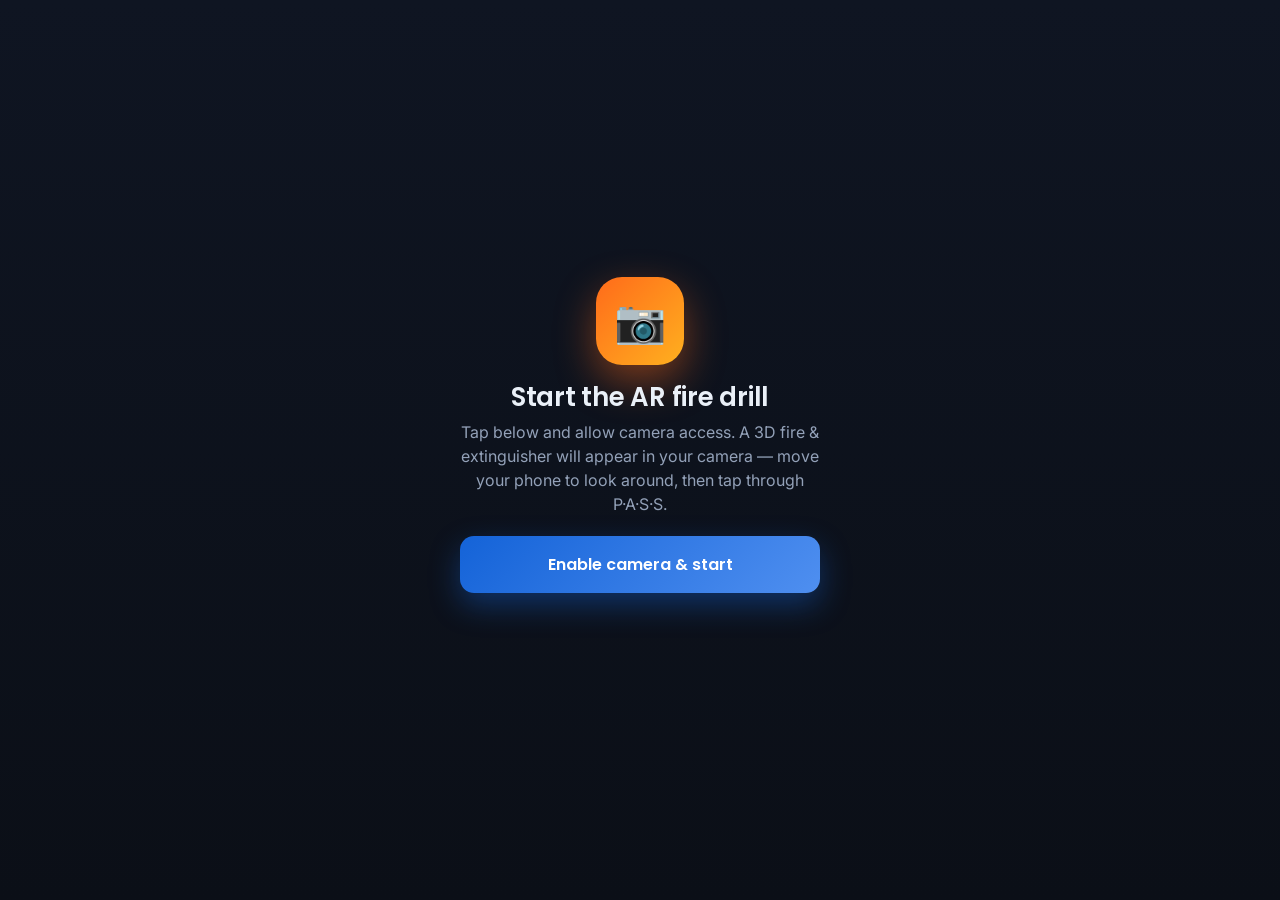
<file: demo/webapp/ar.html>
<!DOCTYPE html>
<html lang="en">
<head>
<meta charset="utf-8" />
<meta name="viewport" content="width=device-width, initial-scale=1, viewport-fit=cover, maximum-scale=1, user-scalable=no" />
<meta name="theme-color" content="#000000" />
<title>KhaanAsAR — AR Fire Drill</title>
<link href="https://fonts.googleapis.com/css2?family=Inter:wght@400;500;600&family=Poppins:wght@600;700&display=swap" rel="stylesheet" />
<link rel="stylesheet" href="assets/app.css" />
<!-- A-Frame only (no AR.js): we composite 3D over a live getUserMedia camera feed.
     This is far more reliable than marker tracking and needs no printed marker. -->
<script src="https://aframe.io/releases/1.5.0/aframe.min.js"></script>
<script src="assets/ar-components.js"></script>
<style>
  html,body{background:#000;height:100%;overflow:hidden}
  /* live camera feed sits behind everything */
  #cam{position:fixed;inset:0;width:100vw;height:100dvh;object-fit:cover;z-index:0;background:#000}
  /* transparent A-Frame canvas on top of the camera */
  a-scene,.a-canvas{position:fixed !important;inset:0;width:100vw !important;height:100dvh !important;
    z-index:1;background:transparent !important}
  .a-enter-vr,.a-enter-ar,.a-orientation-modal{display:none !important}

  /* ---------- HUD ---------- */
  .hud{position:fixed;inset:0;z-index:10;pointer-events:none;color:#fff;
    font-family:var(--font);display:flex;flex-direction:column;justify-content:space-between}
  .hud .top,.hud .bottom{pointer-events:auto}
  .topbar{display:flex;align-items:center;gap:10px;padding:14px 16px;
    background:linear-gradient(180deg,rgba(0,0,0,.6),transparent)}
  .topbar a.back{width:38px;height:38px;border-radius:50%;background:rgba(20,26,38,.7);
    backdrop-filter:blur(8px);display:grid;place-items:center;color:#fff;text-decoration:none;font-size:18px}
  .topbar .mod{font-family:var(--font-head);font-weight:600;font-size:15px;line-height:1.1}
  .topbar .mod small{display:block;color:#ffb01f;font-size:11px;font-weight:600}
  .rec{margin-left:auto;display:flex;align-items:center;gap:7px;font-size:12px;font-weight:600;
    background:rgba(20,26,38,.7);padding:7px 12px;border-radius:999px}
  .rec .dot{width:9px;height:9px;border-radius:50%;background:#ff4d4f;animation:blink 1s steps(2,end) infinite}
  @keyframes blink{50%{opacity:.2}}

  .bottom{background:linear-gradient(180deg,transparent,rgba(6,9,14,.86) 22%);
    padding:26px 14px calc(16px + env(safe-area-inset-bottom))}
  .sheet-inner{max-width:460px;margin:0 auto}
  .steps{display:flex;gap:8px;margin-bottom:14px}
  .step{flex:1;display:flex;flex-direction:column;align-items:center;gap:5px;padding:10px 4px;
    border-radius:14px;background:rgba(21,28,43,.75);border:1px solid var(--border);backdrop-filter:blur(8px);transition:.25s}
  .step b{font-family:var(--font-head);font-size:17px;width:30px;height:30px;border-radius:50%;
    display:grid;place-items:center;background:rgba(255,255,255,.08);color:var(--muted)}
  .step span{font-size:11px;color:var(--muted);font-weight:600}
  .step.active{border-color:var(--amber);background:rgba(255,176,31,.14)}
  .step.active b{background:var(--amber);color:#1b1206}.step.active span{color:#fff}
  .step.done b{background:var(--green);color:#062a17}.step.done span{color:#8ff0bd}
  .prompt{background:rgba(15,21,34,.92);backdrop-filter:blur(12px);border:1px solid var(--border);border-radius:18px;padding:16px}
  .q{font-weight:600;font-size:16px;line-height:1.35;margin-bottom:8px}
  .hint{display:inline-flex;align-items:center;gap:8px;font-size:14px;font-weight:600;color:#ffd98a;
    background:rgba(255,176,31,.14);border:1px solid rgba(255,176,31,.4);border-radius:12px;padding:9px 13px}
  .choice{display:flex;align-items:center;gap:12px;padding:14px 16px;border-radius:14px;background:var(--surface-2);
    border:1px solid var(--border);color:#fff;font-size:15px;font-weight:600;text-align:left;cursor:pointer;transition:.15s}
  .choice:active{transform:scale(.985)}
  .choice.correct{background:rgba(36,192,118,.18);border-color:var(--green)}
  .choice.wrong{background:rgba(255,77,79,.16);border-color:var(--red)}
  .choice .k{width:26px;height:26px;border-radius:8px;display:grid;place-items:center;background:rgba(255,255,255,.08);font-size:13px}

  .flash{position:fixed;inset:0;z-index:20;pointer-events:none;opacity:0}
  .flash.go{animation:flash .5s ease-out}
  .flash.ok{background:radial-gradient(circle at 50% 60%,rgba(36,192,118,.5),transparent 70%)}
  .flash.no{background:radial-gradient(circle at 50% 60%,rgba(255,77,79,.5),transparent 70%)}
  @keyframes flash{0%{opacity:0}30%{opacity:1}100%{opacity:0}}

  /* tap-to-start (camera needs a user gesture, esp. on iOS) */
  .start{position:fixed;inset:0;z-index:25;background:linear-gradient(180deg,#0f1522,#0b0f17);
    display:grid;place-items:center;padding:26px;text-align:center}
  .start.hide{display:none}
  .start .inner{max-width:360px}
  .start .cam-ic{width:88px;height:88px;border-radius:26px;margin:0 auto 18px;display:grid;place-items:center;font-size:42px;
    background:linear-gradient(135deg,var(--orange),var(--amber));box-shadow:0 16px 40px rgba(255,107,26,.45)}
  .start .err{color:#ff8f90;font-size:13px;margin-top:14px;min-height:16px}

  .done{position:fixed;inset:0;z-index:30;background:rgba(6,9,14,.72);backdrop-filter:blur(10px);display:none;place-items:center;padding:24px}
  .done.show{display:grid;animation:fadeUp .4s both}
  .done-card{max-width:400px;width:100%;text-align:center;background:var(--surface);border:1px solid var(--border);border-radius:24px;padding:28px 22px}
  .done-card .btn{margin-top:10px}
  .tick{width:76px;height:76px;border-radius:50%;margin:0 auto 14px;display:grid;place-items:center;font-size:38px;color:#062a17;
    background:linear-gradient(135deg,var(--green),#7CFFB2);box-shadow:0 12px 34px rgba(36,192,118,.5)}
</style>
</head>
<body>

<video id="cam" autoplay muted playsinline></video>

<a-scene id="scene" embedded vr-mode-ui="enabled: false" device-orientation-permission-ui="enabled: false"
  loading-screen="enabled: false"
  cursor="rayOrigin: mouse" raycaster="objects: .clickable; far: 100"
  renderer="alpha: true; antialias: true; colorManagement: true; physicallyCorrectLights: true">

  <a-entity light="type: ambient; intensity: 1.0"></a-entity>
  <a-entity light="type: directional; intensity: 0.7" position="1 3 2"></a-entity>

  <!-- The hazard, always visible ~3m in front of the camera -->
  <a-entity id="hazard" position="0 -0.15 -3.1" scale="0.82 0.82 0.82">
    <a-entity fire id="fire" position="0.75 0 0.15"></a-entity>
    <a-entity extinguisher id="ext" position="-0.2 0 0"></a-entity>
    <a-entity exit-arrow position="0.95 1.55 0" scale="1.15 1.15 1.15"></a-entity>
    <a-text value="FIRE HAZARD" align="center" position="-0.1 2.35 0" width="3.4" color="#ff8a3d"></a-text>
  </a-entity>

  <!-- Camera with magic-window (device orientation) so the hazard feels anchored -->
  <a-entity id="rig" position="0 0 0">
    <a-entity camera look-controls="magicWindowTrackingEnabled: true; touchEnabled: false; mouseEnabled: true"></a-entity>
  </a-entity>
</a-scene>

<!-- HUD_PLACEHOLDER -->
<div class="hud">
  <div class="top">
    <div class="topbar">
      <a class="back" href="index.html">‹</a>
      <div class="mod"><small>MODULE · FIRE &amp; EXPLOSION</small>Extinguisher drill — P.A.S.S.</div>
      <div class="rec"><span class="dot"></span>LIVE AR</div>
    </div>
  </div>
  <div class="bottom">
    <div class="sheet-inner">
      <div class="steps" id="steps">
        <div class="step" data-k="P"><b>P</b><span>Pull</span></div>
        <div class="step" data-k="A"><b>A</b><span>Aim</span></div>
        <div class="step" data-k="S"><b>S</b><span>Squeeze</span></div>
        <div class="step" data-k="S2"><b>S</b><span>Sweep</span></div>
      </div>
      <div class="prompt">
        <div class="q" id="q">Touch the glowing part of the extinguisher.</div>
        <div class="hint" id="hint">👆 Tap the yellow safety pin</div>
      </div>
    </div>
  </div>
</div>

<div class="flash" id="flash"></div>

<!-- Tap to start (camera requires a user gesture) -->
<div class="start" id="start">
  <div class="inner">
    <div class="cam-ic">📷</div>
    <h1>Start the AR fire drill</h1>
    <p>Tap below and allow camera access. A 3D fire &amp; extinguisher will appear in your camera — move your phone to look around, then tap through P·A·S·S.</p>
    <button class="btn" style="margin-top:20px" id="startBtn">Enable camera &amp; start</button>
    <div class="err" id="err"></div>
  </div>
</div>

<!-- Success overlay -->
<div class="done" id="done">
  <div class="done-card">
    <div class="tick">✓</div>
    <h2>Fire extinguished — correctly</h2>
    <p id="doneMsg">You followed P.A.S.S. in the right order. Response time and hesitation were recorded.</p>
    <a class="btn" href="score.html">See competency score →</a>
    <button class="btn secondary" onclick="restart()">Run the drill again</button>
  </div>
</div>

<script>
const STEPS = [
  { k:'P',  part:'pin',    instr:'Pull the safety pin',            hint:'👆 Tap the yellow safety pin',
    say:'पहला कदम — पिन खींचो।' },
  { k:'A',  part:'nozzle', instr:'Aim the nozzle at the base',     hint:'👆 Tap the nozzle to aim it low',
    say:'नोज़ल को आग की जड़ पर ताको।' },
  { k:'S',  part:'handle', instr:'Squeeze the handle',             hint:'👆 Tap the top handle',
    say:'हैंडल को दबाओ।' },
  { k:'S2', part:'fire',   instr:'Sweep across the base of fire',  hint:'👆 Tap the fire to sweep',
    say:'नोज़ल को अगल-बगल घुमाओ — स्वीप करो।' }
];
let idx=0, wrongs=0, tStart=Date.now(), locked=true;
const $=s=>document.querySelector(s);
const stepsEl=document.querySelectorAll('.step');
const extC=()=>{const e=$('#ext');return e&&e.components&&e.components.extinguisher;};
const fireC=()=>{const f=$('#fire');return f&&f.components&&f.components.fire;};

function speak(t){try{const u=new SpeechSynthesisUtterance(t);
  const hi=speechSynthesis.getVoices().find(v=>/hi[-_]?IN|Hindi/i.test(v.lang+v.name));
  if(hi)u.voice=hi;u.lang=hi?hi.lang:'hi-IN';u.rate=.98;speechSynthesis.cancel();speechSynthesis.speak(u);}catch(e){}}

let pulseEl=null;
function clearPulse(){ if(pulseEl){pulseEl.removeAttribute('animation__hl');pulseEl.setAttribute('scale','1 1 1');pulseEl=null;} }
function highlight(part){
  clearPulse();
  const ext=extC(); if(!ext)return;
  const map={pin:ext.pin, handle:ext.handle, nozzle:ext.nozzle, fire:$('#fire')};
  const t=map[part]; if(!t)return;
  t.setAttribute('animation__hl',
    'property: scale; dir: alternate; loop: true; dur: 520; to: 1.18 1.18 1.18; easing: easeInOutSine');
  pulseEl=t;
}

function render(){
  const step=STEPS[idx];
  stepsEl.forEach((s,i)=>{s.classList.toggle('active',i===idx);s.classList.toggle('done',i<idx);});
  $('#q').textContent=step.instr;
  $('#hint').textContent=step.hint;
  highlight(step.part);
  speak(step.say);
  locked=false;
}
function flash(t){const f=$('#flash');f.className='flash go '+t;setTimeout(()=>f.className='flash',500);}

function onTap(part){
  if(locked||idx>=STEPS.length)return;
  const step=STEPS[idx];
  if(part!==step.part){                       // touched the wrong part
    wrongs++; flash('no'); if(navigator.vibrate)navigator.vibrate([30,50,30]);
    speak('वहाँ नहीं — चमकते हिस्से को छुओ।'); return;
  }
  locked=true; clearPulse();
  flash('ok'); if(navigator.vibrate)navigator.vibrate(30);
  const ext=extC(), fc=fireC();
  if(step.part==='pin'){ if(ext)ext.pullPin(); }
  else if(step.part==='nozzle'){ if(ext)ext.aimNozzle(); }
  else if(step.part==='handle'){ if(ext)ext.squeeze(); if(fc)fc.shrink(0.6); }
  else if(step.part==='fire'){ if(ext)ext.sweep(); if(fc)fc.shrink(0.25); }
  idx++;
  stepsEl.forEach((s,i)=>{s.classList.toggle('active',i===idx);s.classList.toggle('done',i<idx);});
  if(idx>=STEPS.length) setTimeout(finish,1300);
  else setTimeout(render,950);
}
function finish(){
  const fc=fireC(); if(fc)fc.extinguish();
  const ext=extC(); if(ext)ext.stopSpray();
  clearPulse();
  const secs=Math.max(6,Math.round((Date.now()-tStart)/1000));
  $('#doneMsg').textContent=`Completed in ${secs}s with ${wrongs} wrong touch${wrongs===1?'':'es'}. `+
    `We log the order, timing and hesitation — not just the final answer.`;
  $('#done').classList.add('show'); speak('शाबाश! आग सही तरीके से बुझा दी।');
}
function restart(){
  idx=0;wrongs=0;tStart=Date.now();
  const f=$('#fire');
  if(f){f.setAttribute('visible',true);f.innerHTML='';f.removeAttribute('fire');f.setAttribute('fire','');}
  const ext=extC(); if(ext)ext.reset();
  $('#done').classList.remove('show');
  setTimeout(render,60);   // let the fire component re-init before highlighting
}

// ---- Camera ----
async function getStream(){
  // Prefer the rear camera; fall back to any camera, then to default constraints.
  const tries=[
    {video:{facingMode:{exact:'environment'}},audio:false},
    {video:{facingMode:{ideal:'environment'}},audio:false},
    {video:true,audio:false}
  ];
  let lastErr;
  for(const c of tries){
    try{ return await navigator.mediaDevices.getUserMedia(c); }
    catch(e){ lastErr=e; }
  }
  throw lastErr;
}
async function startCamera(){
  const err=$('#err'), btn=$('#startBtn'); err.textContent='';
  if(!navigator.mediaDevices||!navigator.mediaDevices.getUserMedia){
    err.textContent='This browser has no camera API. Open in Chrome or Safari over https.'; return;}
  if(location.protocol!=='https:' && location.hostname!=='localhost' && location.hostname!=='127.0.0.1'){
    err.textContent='Camera needs https. Open the deployed https link (GitHub Pages / ngrok), not the file.'; return;}
  btn.disabled=true; btn.textContent='Starting camera…';
  try{
    const stream=await getStream();
    const v=$('#cam'); v.srcObject=stream;
    // iOS sometimes needs an explicit play() after metadata is ready.
    await new Promise(res=>{ if(v.readyState>=1)return res();
      v.onloadedmetadata=()=>res(); setTimeout(res,1200); });
    try{ await v.play(); }catch(e){}
    // ask for device-orientation (iOS 13+) so the magic-window works
    try{ if(typeof DeviceOrientationEvent!=='undefined' &&
        typeof DeviceOrientationEvent.requestPermission==='function'){
        await DeviceOrientationEvent.requestPermission(); } }catch(e){}
    $('#start').classList.add('hide');
    render();
  }catch(e){
    btn.disabled=false; btn.textContent='Enable camera & start';
    err.textContent = (e && (e.name==='NotAllowedError'||e.name==='SecurityError'))
      ? 'Camera permission denied. Allow camera access in the browser and tap again.'
      : (e && e.name==='NotFoundError')
        ? 'No camera found on this device.'
        : 'Could not start the camera'+(e&&e.name?' ('+e.name+')':'')+'. Check permissions and try again.';
  }
}
window.addEventListener('load',()=>{ speechSynthesis.getVoices();
  $('#startBtn').addEventListener('click', startCamera);
  // A-Frame's mouse cursor turns a tap into a 'click' on the touched 3D part;
  // the event bubbles to the scene, where we read which part was hit.
  $('#scene').addEventListener('click', e=>{
    const p = e.target && e.target.getAttribute && e.target.getAttribute('data-part');
    if(p) onTap(p);
  });
});
</script>

</body>
</html>
</file>
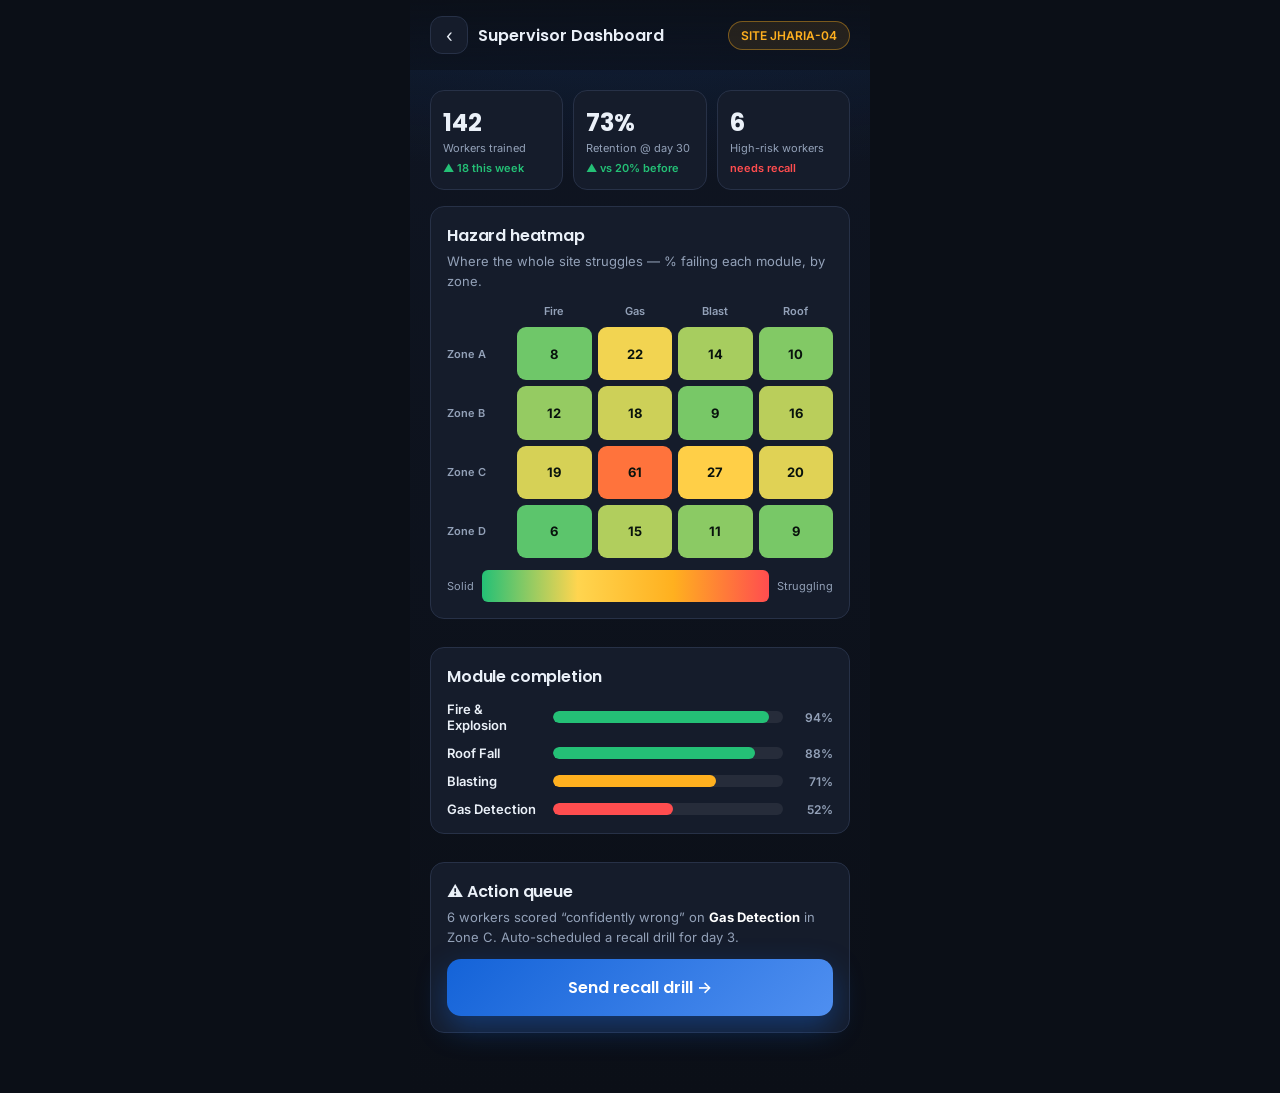
<file: demo/webapp/dashboard.html>
<!DOCTYPE html>
<html lang="en">
<head>
<meta charset="utf-8" />
<meta name="viewport" content="width=device-width, initial-scale=1, viewport-fit=cover, maximum-scale=1" />
<meta name="theme-color" content="#0b0f17" />
<title>Supervisor Dashboard — KhaanAsAR</title>
<link href="https://fonts.googleapis.com/css2?family=Inter:wght@400;500;600&family=Poppins:wght@600;700&display=swap" rel="stylesheet" />
<link rel="stylesheet" href="assets/app.css" />
<style>
  .kpis{display:grid;grid-template-columns:repeat(3,1fr);gap:10px}
  .kpi{background:var(--surface);border:1px solid var(--border);border-radius:14px;padding:14px 12px}
  .kpi .n{font-family:var(--font-head);font-weight:700;font-size:24px}
  .kpi .l{font-size:11px;color:var(--muted);margin-top:2px;line-height:1.2}
  .kpi .d{font-size:11px;font-weight:600;margin-top:6px}

  .heat{display:grid;grid-template-columns:64px repeat(4,1fr);gap:6px;font-size:11px}
  .heat .hh{color:var(--muted);font-weight:600;display:flex;align-items:flex-end;justify-content:center;
    text-align:center;padding-bottom:4px;line-height:1.1}
  .heat .rh{color:var(--muted);font-weight:600;display:flex;align-items:center}
  .cell{aspect-ratio:1.4;border-radius:9px;display:grid;place-items:center;font-weight:700;
    color:#08120c;font-size:13px;cursor:default}
  .legend{display:flex;align-items:center;gap:8px;font-size:11px;color:var(--muted);margin-top:12px}
  .legend .bar{height:10px;flex:1;border-radius:6px;
    background:linear-gradient(90deg,#24c076,#ffd54f,#ffb01f,#ff4d4f)}
  .brow{display:flex;align-items:center;gap:10px;margin-top:12px}
  .brow .nm{width:96px;font-size:13px;font-weight:600}
  .brow .track{flex:1;height:12px;border-radius:8px;background:rgba(255,255,255,.07);overflow:hidden}
  .brow .fill{height:100%;border-radius:8px}
  .brow .pct{width:40px;text-align:right;font-size:12px;font-weight:600;color:var(--muted)}
</style>
</head>
<body>
<main class="app">
  <div class="bar">
    <a class="back" href="index.html">‹</a>
    <div class="title">Supervisor Dashboard</div>
    <div class="spacer"></div>
    <div class="chip amber">SITE JHARIA-04</div>
  </div>

  <div class="pad col gap-16">
    <section class="kpis fade">
      <div class="kpi"><div class="n">142</div><div class="l">Workers trained</div><div class="d" style="color:var(--green)">▲ 18 this week</div></div>
      <div class="kpi"><div class="n">73%</div><div class="l">Retention @ day 30</div><div class="d" style="color:var(--green)">▲ vs 20% before</div></div>
      <div class="kpi"><div class="n">6</div><div class="l">High-risk workers</div><div class="d" style="color:var(--red)">needs recall</div></div>
    </section>

    <section class="card fade d1">
      <h2 style="font-size:16px">Hazard heatmap</h2>
      <p class="small" style="margin:4px 0 14px">Where the whole site struggles — % failing each module, by zone.</p>
      <div class="heat" id="heat"></div>
      <div class="legend"><span>Solid</span><div class="bar"></div><span>Struggling</span></div>
    </section>

    <section class="card fade d2">
      <h2 style="font-size:16px">Module completion</h2>
      <div id="bars"></div>
    </section>

    <section class="card fade d3">
      <h2 style="font-size:16px">⚠ Action queue</h2>
      <p class="small" style="margin-top:4px">6 workers scored “confidently wrong” on <b style="color:#fff">Gas Detection</b> in Zone C. Auto-scheduled a recall drill for day 3.</p>
      <a class="btn" style="margin-top:12px" href="recall.html">Send recall drill →</a>
    </section>
  </div>
  <div class="pad"></div>
</main>

<script>
  // Struggle % per zone × module → colour on a green→red risk scale.
  const modules=['Fire','Gas','Blast','Roof'];
  const zones=[['Zone A',[8,22,14,10]],['Zone B',[12,18,9,16]],
    ['Zone C',[19,61,27,20]],['Zone D',[6,15,11,9]]];
  function colour(v){ // 0–70% → green..amber..red
    const t=Math.min(v/70,1);
    const stops=[[36,192,118],[255,213,79],[255,176,31],[255,77,79]];
    const seg=t*(stops.length-1), i=Math.floor(seg), f=seg-i;
    const a=stops[i], b=stops[Math.min(i+1,stops.length-1)];
    const c=a.map((x,k)=>Math.round(x+(b[k]-x)*f));
    return `rgb(${c[0]},${c[1]},${c[2]})`;
  }
  const heat=document.getElementById('heat');
  heat.insertAdjacentHTML('beforeend','<div></div>'+modules.map(m=>`<div class="hh">${m}</div>`).join(''));
  zones.forEach(([z,vals])=>{
    heat.insertAdjacentHTML('beforeend',`<div class="rh">${z}</div>`);
    vals.forEach(v=>heat.insertAdjacentHTML('beforeend',
      `<div class="cell" style="background:${colour(v)}" title="${v}% struggling">${v}</div>`));
  });
  const bars=[['Fire & Explosion',94,'#24c076'],['Roof Fall',88,'#24c076'],
    ['Blasting',71,'#ffb01f'],['Gas Detection',52,'#ff4d4f']];
  document.getElementById('bars').innerHTML=bars.map(([n,p,c])=>
    `<div class="brow"><div class="nm">${n}</div>
     <div class="track"><div class="fill" style="width:${p}%;background:${c}"></div></div>
     <div class="pct">${p}%</div></div>`).join('');
</script>
</body>
</html>
</file>
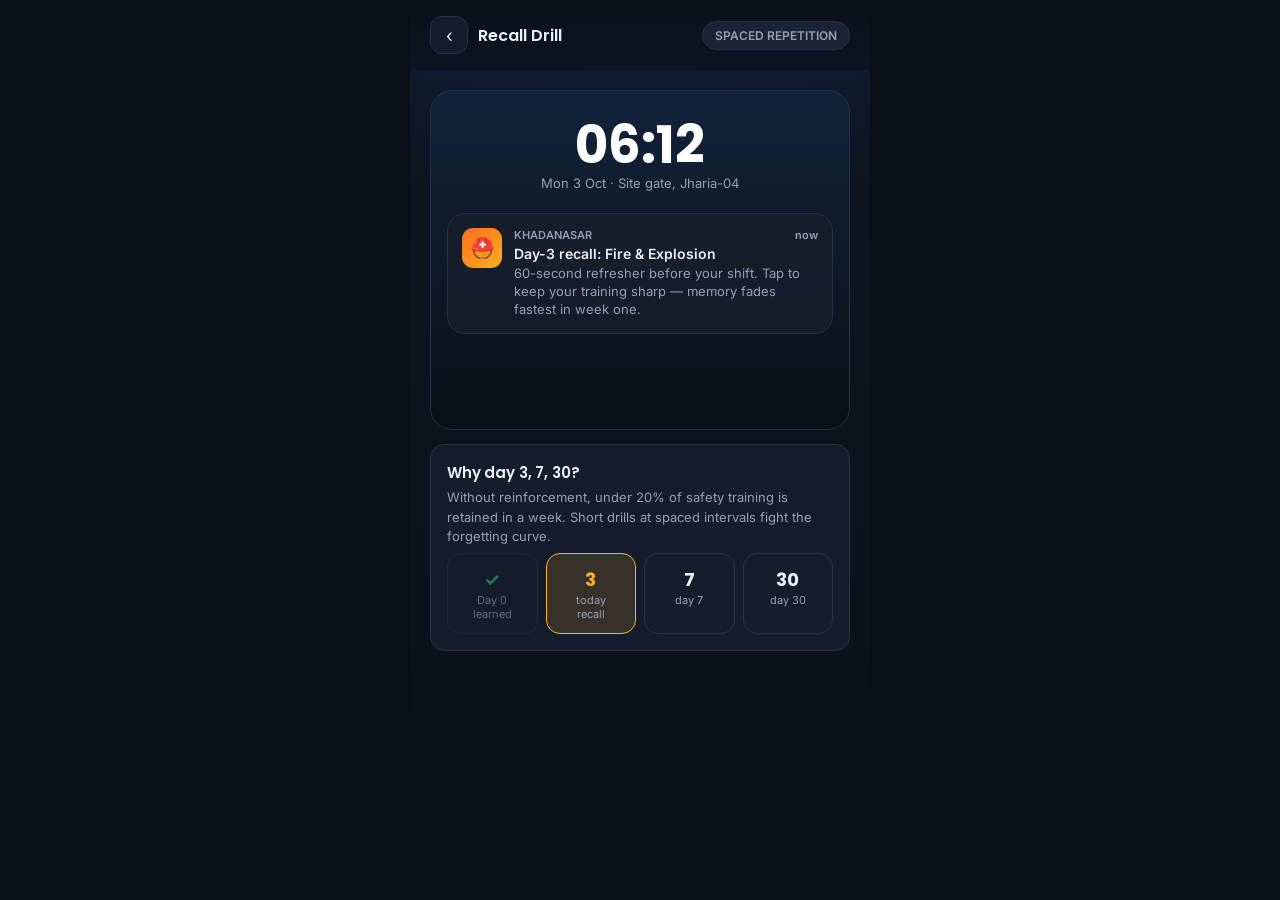
<file: demo/webapp/recall.html>
<!DOCTYPE html>
<html lang="en">
<head>
<meta charset="utf-8" />
<meta name="viewport" content="width=device-width, initial-scale=1, viewport-fit=cover, maximum-scale=1" />
<meta name="theme-color" content="#0b0f17" />
<title>Recall Drill — KhaanAsAR</title>
<link href="https://fonts.googleapis.com/css2?family=Inter:wght@400;500;600&family=Poppins:wght@600;700&display=swap" rel="stylesheet" />
<link rel="stylesheet" href="assets/app.css" />
<style>
  .lock{position:relative;border-radius:22px;overflow:hidden;min-height:340px;
    background:linear-gradient(180deg,#12233b,#0b0f17);border:1px solid var(--border);padding:22px 16px}
  .clock{text-align:center;color:#fff;margin:6px 0 22px}
  .clock .t{font-family:var(--font-head);font-weight:700;font-size:52px;line-height:1}
  .clock .d{color:var(--muted);font-size:13px;margin-top:4px}
  .notif{background:rgba(23,30,44,.92);backdrop-filter:blur(12px);border:1px solid var(--border);
    border-radius:18px;padding:14px;display:flex;gap:12px;animation:fadeUp .5s both}
  .notif .ic{width:40px;height:40px;border-radius:11px;flex:none;display:grid;place-items:center;font-size:20px;
    background:linear-gradient(135deg,var(--orange),var(--amber))}
  .notif .body{flex:1}
  .notif .hd{display:flex;justify-content:space-between;font-size:11px;color:var(--muted);font-weight:600}
  .notif .ti{font-weight:600;font-size:14px;margin-top:3px}
  .notif .tx{font-size:13px;color:var(--muted);margin-top:2px;line-height:1.4}
  .schedule{display:flex;gap:8px;margin-top:6px}
  .pill{flex:1;text-align:center;padding:12px 6px;border-radius:14px;border:1px solid var(--border);background:var(--surface)}
  .pill .n{font-family:var(--font-head);font-weight:700;font-size:18px}
  .pill .l{font-size:11px;color:var(--muted)}
  .pill.now{border-color:var(--amber);background:rgba(255,176,31,.14)}
  .pill.now .n{color:var(--amber)}
  .pill.done{opacity:.6}.pill.done .n{color:var(--green)}
  .drill{display:none}.drill.show{display:block;animation:fadeUp .4s both}
</style>
</head>
<body>
<main class="app">
  <div class="bar">
    <a class="back" href="index.html">‹</a>
    <div class="title">Recall Drill</div>
    <div class="spacer"></div>
    <div class="chip">SPACED REPETITION</div>
  </div>

  <div class="pad col gap-16">
    <section id="lockView" class="fade">
      <div class="lock">
        <div class="clock"><div class="t">06:12</div><div class="d">Mon 3 Oct · Site gate, Jharia-04</div></div>
        <div class="notif" onclick="openDrill()">
          <div class="ic">⛑️</div>
          <div class="body">
            <div class="hd"><span>KHADANASAR</span><span>now</span></div>
            <div class="ti">Day-3 recall: Fire &amp; Explosion</div>
            <div class="tx">60-second refresher before your shift. Tap to keep your training sharp — memory fades fastest in week one.</div>
          </div>
        </div>
      </div>
      <div class="card" style="margin-top:14px">
        <h2 style="font-size:15px">Why day 3, 7, 30?</h2>
        <p class="small" style="margin-top:4px">Without reinforcement, under 20% of safety training is retained in a week. Short drills at spaced intervals fight the forgetting curve.</p>
        <div class="schedule">
          <div class="pill done"><div class="n">✓</div><div class="l">Day 0<br/>learned</div></div>
          <div class="pill now"><div class="n">3</div><div class="l">today<br/>recall</div></div>
          <div class="pill"><div class="n">7</div><div class="l">day 7</div></div>
          <div class="pill"><div class="n">30</div><div class="l">day 30</div></div>
        </div>
      </div>
    </section>

    <section id="drill" class="drill">
      <div class="card" style="text-align:center">
        <div class="chip amber" style="margin:0 auto">60-SECOND RECALL</div>
        <h2 style="margin-top:14px">In a fire, the P.A.S.S. order is…</h2>
        <div class="col gap-12" style="margin-top:16px" id="opts">
          <button class="btn secondary" onclick="ans(this,true)">Pull → Aim → Squeeze → Sweep</button>
          <button class="btn secondary" onclick="ans(this,false)">Aim → Pull → Sweep → Squeeze</button>
          <button class="btn secondary" onclick="ans(this,false)">Squeeze → Sweep → Pull → Aim</button>
        </div>
        <p id="fb" class="small" style="min-height:18px"></p>
      </div>
      <a class="btn" style="margin-top:14px" href="ar.html">Redo the full AR drill →</a>
    </section>
  </div>
  <div class="pad"></div>
</main>

<script>
  const $=s=>document.querySelector(s);
  function openDrill(){ $('#lockView').style.display='none'; $('#drill').classList.add('show'); }
  function ans(btn,ok){
    document.querySelectorAll('#opts .btn').forEach(b=>b.disabled=true);
    btn.style.background = ok?'rgba(36,192,118,.2)':'rgba(255,77,79,.2)';
    btn.style.borderColor = ok?'var(--green)':'var(--red)';
    $('#fb').textContent = ok?'✓ Correct — retention reinforced. See you day 7.'
                             :'✕ Not quite. Correct: Pull → Aim → Squeeze → Sweep.';
    $('#fb').style.color = ok?'var(--green)':'var(--red)';
    if(navigator.vibrate) navigator.vibrate(ok?30:[40,60,40]);
  }
</script>
</body>
</html>
</file>
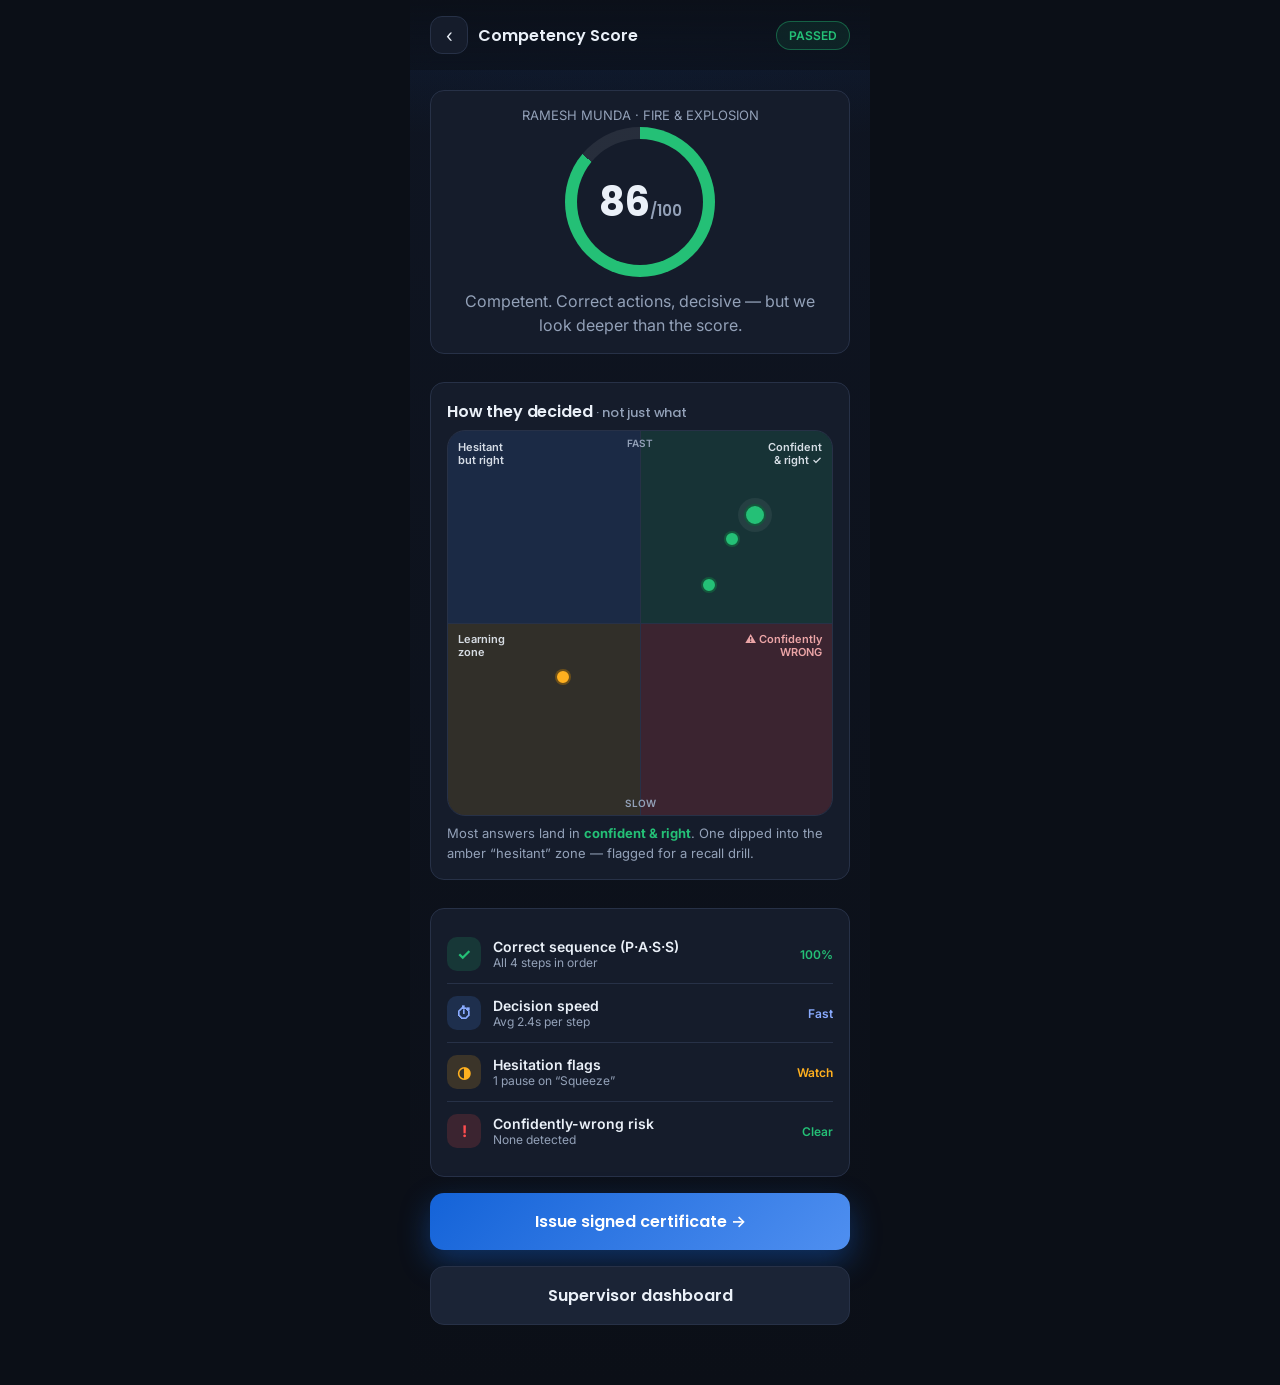
<file: demo/webapp/score.html>
<!DOCTYPE html>
<html lang="en">
<head>
<meta charset="utf-8" />
<meta name="viewport" content="width=device-width, initial-scale=1, viewport-fit=cover, maximum-scale=1" />
<meta name="theme-color" content="#0b0f17" />
<title>Competency Score — KhaanAsAR</title>
<link href="https://fonts.googleapis.com/css2?family=Inter:wght@400;500;600&family=Poppins:wght@600;700&display=swap" rel="stylesheet" />
<link rel="stylesheet" href="assets/app.css" />
<style>
  .ring{--v:86;width:150px;height:150px;border-radius:50%;margin:4px auto 0;
    background:conic-gradient(var(--green) calc(var(--v)*1%), rgba(255,255,255,.08) 0);
    display:grid;place-items:center;position:relative}
  .ring::before{content:"";position:absolute;inset:12px;border-radius:50%;background:var(--surface)}
  .ring .v{position:relative;font-family:var(--font-head);font-weight:700;font-size:40px}
  .ring .v small{font-size:15px;color:var(--muted);font-weight:600}

  .quad{position:relative;aspect-ratio:1;border-radius:18px;overflow:hidden;
    background:var(--surface);border:1px solid var(--border);margin-top:6px}
  .quad .cell{position:absolute;width:50%;height:50%;padding:10px}
  .quad .cell .lbl{font-size:11px;font-weight:600;line-height:1.2;opacity:.9}
  .q-tl{top:0;left:0;background:rgba(76,141,255,.12)}
  .q-tr{top:0;right:0;background:rgba(36,192,118,.14)}
  .q-bl{bottom:0;left:0;background:rgba(255,176,31,.12)}
  .q-br{bottom:0;right:0;background:rgba(255,77,79,.16)}
  .quad .axis{position:absolute;background:var(--border)}
  .quad .axis.v{left:50%;top:0;bottom:0;width:1px}
  .quad .axis.h{top:50%;left:0;right:0;height:1px}
  .quad .ax-label{position:absolute;font-size:10px;color:var(--muted);font-weight:600}
  .dot{position:absolute;width:16px;height:16px;border-radius:50%;transform:translate(-50%,-50%);
    border:2px solid rgba(11,15,23,.6);animation:pop .4s both}
  .dot.big{width:22px;height:22px;box-shadow:0 0 0 6px rgba(255,255,255,.06)}
  @keyframes pop{from{transform:translate(-50%,-50%) scale(0)}to{transform:translate(-50%,-50%) scale(1)}}
  .row{display:flex;align-items:center;gap:12px;padding:12px 0;border-top:1px solid var(--border)}
  .row:first-child{border-top:none}
  .row .badge{width:34px;height:34px;border-radius:10px;display:grid;place-items:center;font-weight:700}
  .row .meta{flex:1}.row .meta .t{font-weight:600;font-size:14px}
  .row .meta .s{font-size:12px;color:var(--muted)}
  .row .tag{font-size:12px;font-weight:600}
</style>
</head>
<body>
<main class="app">
  <div class="bar">
    <a class="back" href="index.html">‹</a>
    <div class="title">Competency Score</div>
    <div class="spacer"></div>
    <div class="chip green">PASSED</div>
  </div>

  <div class="pad col gap-16">
    <section class="card fade" style="text-align:center">
      <div class="small" style="color:var(--muted)">RAMESH MUNDA · FIRE &amp; EXPLOSION</div>
      <div class="ring" style="--v:86"><div class="v">86<small>/100</small></div></div>
      <p style="margin-top:12px">Competent. Correct actions, decisive — but we look deeper than the score.</p>
    </section>

    <section class="card fade d1">
      <h2 style="font-size:16px">How they decided <span class="small" style="color:var(--muted);font-weight:500">· not just what</span></h2>
      <div class="quad">
        <div class="cell q-tl"><div class="lbl">Hesitant<br/>but right</div></div>
        <div class="cell q-tr"><div class="lbl" style="text-align:right;margin-left:auto;width:60%">Confident<br/>&amp; right ✓</div></div>
        <div class="cell q-bl"><div class="lbl">Learning<br/>zone</div></div>
        <div class="cell q-br"><div class="lbl" style="text-align:right;margin-left:auto;width:70%;color:#ffb3b4">⚠ Confidently<br/>WRONG</div></div>
        <div class="axis v"></div><div class="axis h"></div>
        <span class="ax-label" style="top:6px;left:50%;transform:translateX(-50%)">FAST</span>
        <span class="ax-label" style="bottom:6px;left:50%;transform:translateX(-50%)">SLOW</span>
        <!-- data points: each answer -->
        <span class="dot" style="left:74%;top:28%;background:#24c076" title="Pull"></span>
        <span class="dot" style="left:68%;top:40%;background:#24c076" title="Aim"></span>
        <span class="dot" style="left:30%;top:64%;background:#ffb01f" title="Squeeze (2nd try)"></span>
        <span class="dot big" style="left:80%;top:22%;background:#24c076" title="Sweep"></span>
      </div>
      <p class="small">Most answers land in <b style="color:var(--green)">confident &amp; right</b>. One dipped into the amber “hesitant” zone — flagged for a recall drill.</p>
    </section>

    <section class="card fade d2">
      <div class="row"><div class="badge" style="background:rgba(36,192,118,.16);color:var(--green)">✓</div>
        <div class="meta"><div class="t">Correct sequence (P·A·S·S)</div><div class="s">All 4 steps in order</div></div>
        <div class="tag" style="color:var(--green)">100%</div></div>
      <div class="row"><div class="badge" style="background:rgba(76,141,255,.16);color:var(--blue)">⏱</div>
        <div class="meta"><div class="t">Decision speed</div><div class="s">Avg 2.4s per step</div></div>
        <div class="tag" style="color:var(--blue)">Fast</div></div>
      <div class="row"><div class="badge" style="background:rgba(255,176,31,.16);color:var(--amber)">◑</div>
        <div class="meta"><div class="t">Hesitation flags</div><div class="s">1 pause on “Squeeze”</div></div>
        <div class="tag" style="color:var(--amber)">Watch</div></div>
      <div class="row"><div class="badge" style="background:rgba(255,77,79,.16);color:var(--red)">!</div>
        <div class="meta"><div class="t">Confidently-wrong risk</div><div class="s">None detected</div></div>
        <div class="tag" style="color:var(--green)">Clear</div></div>
    </section>

    <a class="btn fade d3" href="verify.html">Issue signed certificate →</a>
    <a class="btn secondary fade d3" href="dashboard.html">Supervisor dashboard</a>
  </div>
  <div class="pad"></div>
</main>
</body>
</html>
</file>
<file: demo/webapp/assets/app.css>
/* KhaanAsAR — shared design system for the demo web app.
   Mobile-first. Recorded on a real phone, so no fake device frame. */

:root {
  --bg: #0b0f17;
  --bg-2: #0f1522;
  --surface: #151c2b;
  --surface-2: #1b2436;
  --border: #273147;
  --text: #eaf0f8;
  --muted: #93a1b8;

  --brand: #1463d8;    /* primary brand */
  --brand-2: #8aabff;  /* major accent */
  --brand-mid: #4f8ff0;/* button gradient end (kept legible with white text) */

  --orange: #ff6b1a;   /* fire / hazard semantics only */
  --orange-2: #ff8a3d;
  --amber: #ffb01f;
  --green: #24c076;    /* pass / verified */
  --red: #ff4d4f;      /* hazard / fail */
  --blue: #8aabff;

  --r-lg: 22px;
  --r-md: 14px;
  --r-sm: 10px;
  --shadow: 0 18px 50px rgba(0,0,0,.45);
  --font: "Inter", -apple-system, BlinkMacSystemFont, "Segoe UI", Roboto, sans-serif;
  --font-head: "Poppins", var(--font);
}

* { box-sizing: border-box; -webkit-tap-highlight-color: transparent; }

html, body {
  margin: 0;
  padding: 0;
  background: var(--bg);
  color: var(--text);
  font-family: var(--font);
  -webkit-font-smoothing: antialiased;
  overscroll-behavior: none;
}

body {
  min-height: 100dvh;
  padding: env(safe-area-inset-top) env(safe-area-inset-right)
           env(safe-area-inset-bottom) env(safe-area-inset-left);
}

.app {
  max-width: 460px;
  margin: 0 auto;
  min-height: 100dvh;
  display: flex;
  flex-direction: column;
  position: relative;
  background:
    radial-gradient(1200px 480px at 50% -10%, rgba(20,99,216,.20), transparent 60%),
    linear-gradient(180deg, var(--bg-2), var(--bg));
}

.pad { padding: 20px; }
.grow { flex: 1; }
.center { display: flex; align-items: center; justify-content: center; }
.col { display: flex; flex-direction: column; }
.gap-8 { gap: 8px; } .gap-12 { gap: 12px; } .gap-16 { gap: 16px; }

h1, h2, h3 { font-family: var(--font-head); font-weight: 600; letter-spacing: -.01em; margin: 0; }
h1 { font-size: 26px; line-height: 1.15; }
h2 { font-size: 20px; }
p  { color: var(--muted); line-height: 1.5; margin: 8px 0 0; }
.small { font-size: 13px; }
.mono { font-family: ui-monospace, "SF Mono", Menlo, monospace; }

/* Top bar */
.bar {
  display: flex; align-items: center; gap: 10px;
  padding: 16px 20px;
  position: sticky; top: 0; z-index: 5;
  background: linear-gradient(180deg, rgba(11,15,23,.92), rgba(11,15,23,.55));
  backdrop-filter: blur(10px);
}
.bar .back {
  width: 38px; height: 38px; border-radius: 12px;
  border: 1px solid var(--border); background: var(--surface);
  color: var(--text); font-size: 18px; text-decoration: none;
  display: grid; place-items: center;
}
.bar .title { font-family: var(--font-head); font-weight: 600; font-size: 16px; }
.bar .spacer { flex: 1; }

/* Brand mark */
.brand { display: flex; align-items: center; gap: 10px; }
.brand .logo {
  width: 40px; height: 40px; border-radius: 12px;
  background: linear-gradient(135deg, var(--brand), var(--brand-2));
  display: grid; place-items: center; font-size: 22px;
  box-shadow: 0 8px 24px rgba(20,99,216,.45);
}
.brand .name { font-family: var(--font-head); font-weight: 700; font-size: 18px; }
.brand .name span { color: var(--brand-2); }

/* Cards */
.card {
  background: var(--surface);
  border: 1px solid var(--border);
  border-radius: var(--r-md);
  padding: 16px;
}
.card + .card { margin-top: 12px; }

/* Buttons */
.btn {
  display: flex; align-items: center; justify-content: center; gap: 10px;
  width: 100%; padding: 16px 18px;
  border: none; border-radius: var(--r-md);
  font-family: var(--font-head); font-weight: 600; font-size: 16px;
  color: #fff; cursor: pointer; text-decoration: none;
  background: linear-gradient(135deg, var(--brand), var(--brand-mid));
  box-shadow: 0 12px 30px rgba(20,99,216,.4);
}
.btn.secondary {
  background: var(--surface-2); color: var(--text);
  border: 1px solid var(--border); box-shadow: none;
}
.btn:active { transform: translateY(1px); }

.chip {
  display: inline-flex; align-items: center; gap: 6px;
  padding: 6px 12px; border-radius: 999px; font-size: 12px; font-weight: 600;
  background: var(--surface-2); border: 1px solid var(--border); color: var(--muted);
}
.chip.green { color: var(--green); border-color: rgba(36,192,118,.4); background: rgba(36,192,118,.1); }
.chip.red   { color: var(--red);   border-color: rgba(255,77,79,.4);  background: rgba(255,77,79,.1); }
.chip.amber { color: var(--amber); border-color: rgba(255,176,31,.4); background: rgba(255,176,31,.1); }

@keyframes fadeUp { from { opacity: 0; transform: translateY(12px); } to { opacity: 1; transform: none; } }
.fade { animation: fadeUp .5s both; }
.d1 { animation-delay: .05s; } .d2 { animation-delay: .12s; }
.d3 { animation-delay: .2s; } .d4 { animation-delay: .3s; }
</file>
